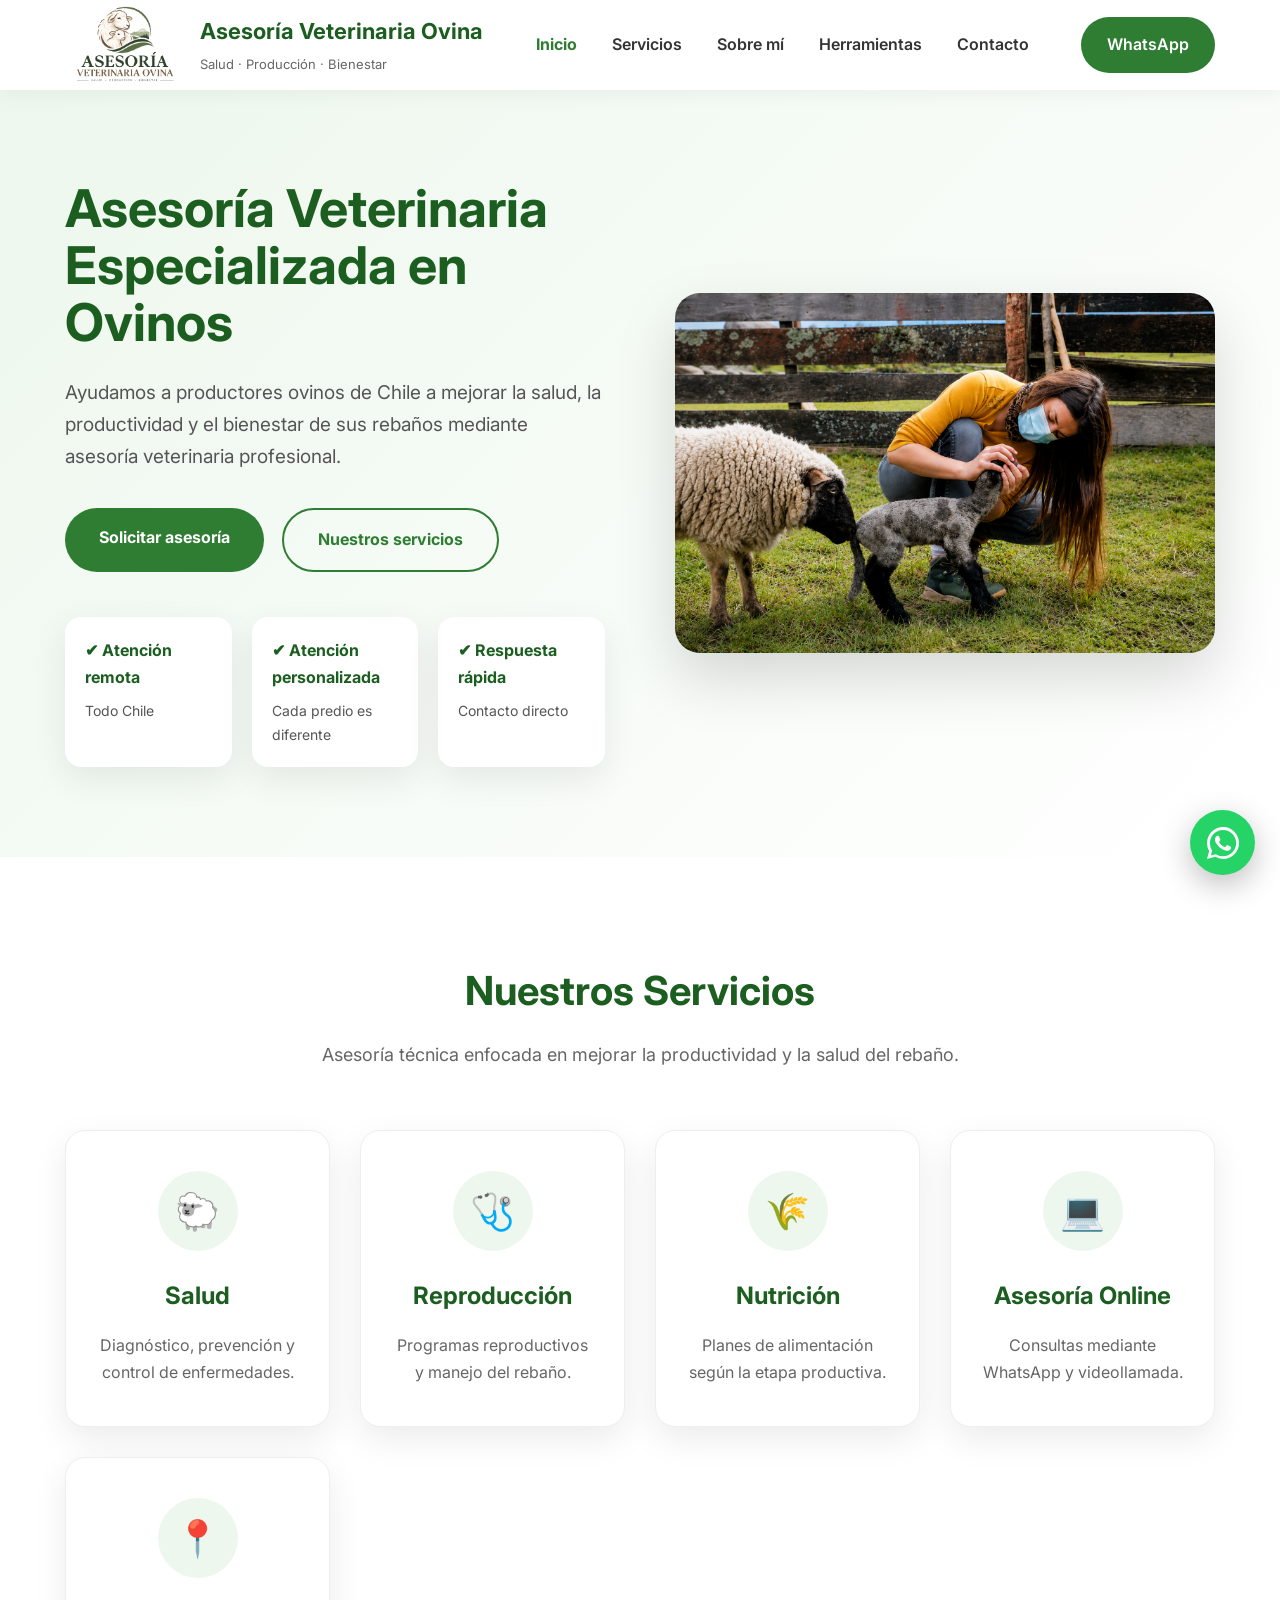
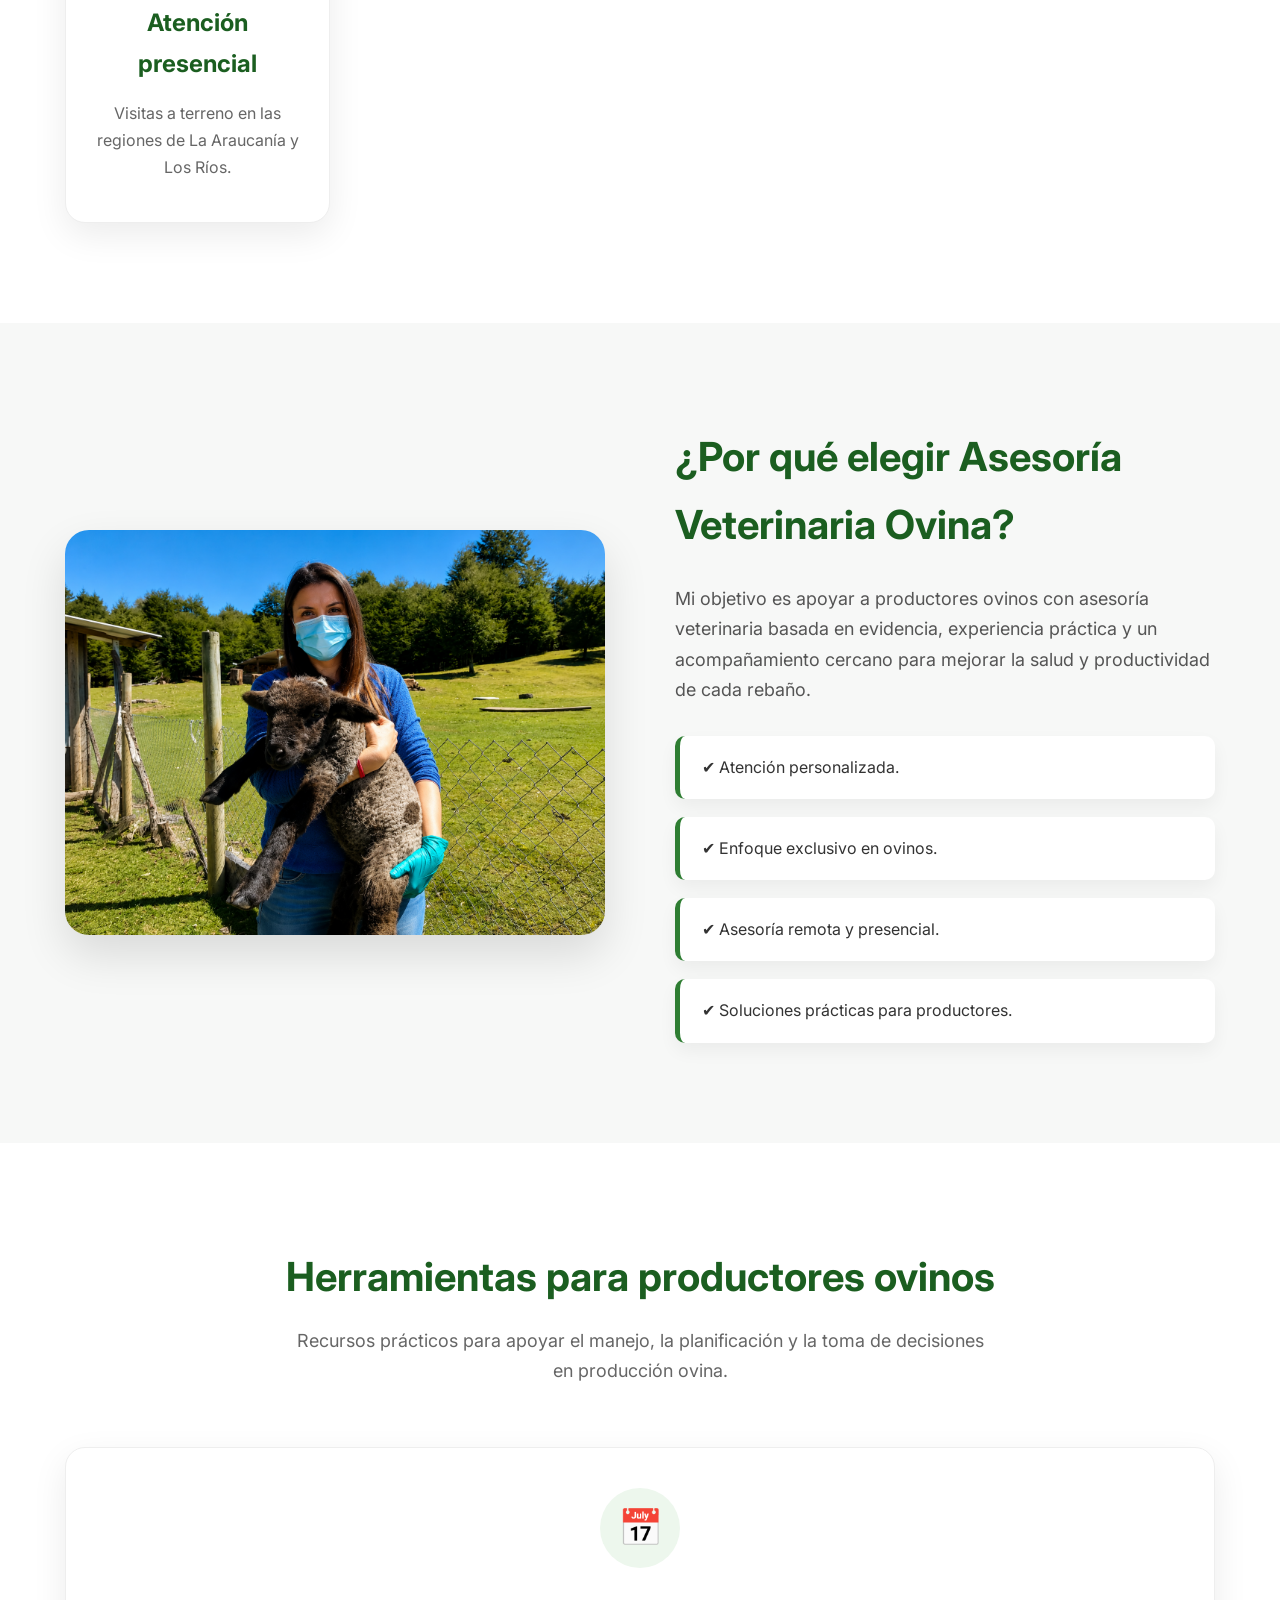
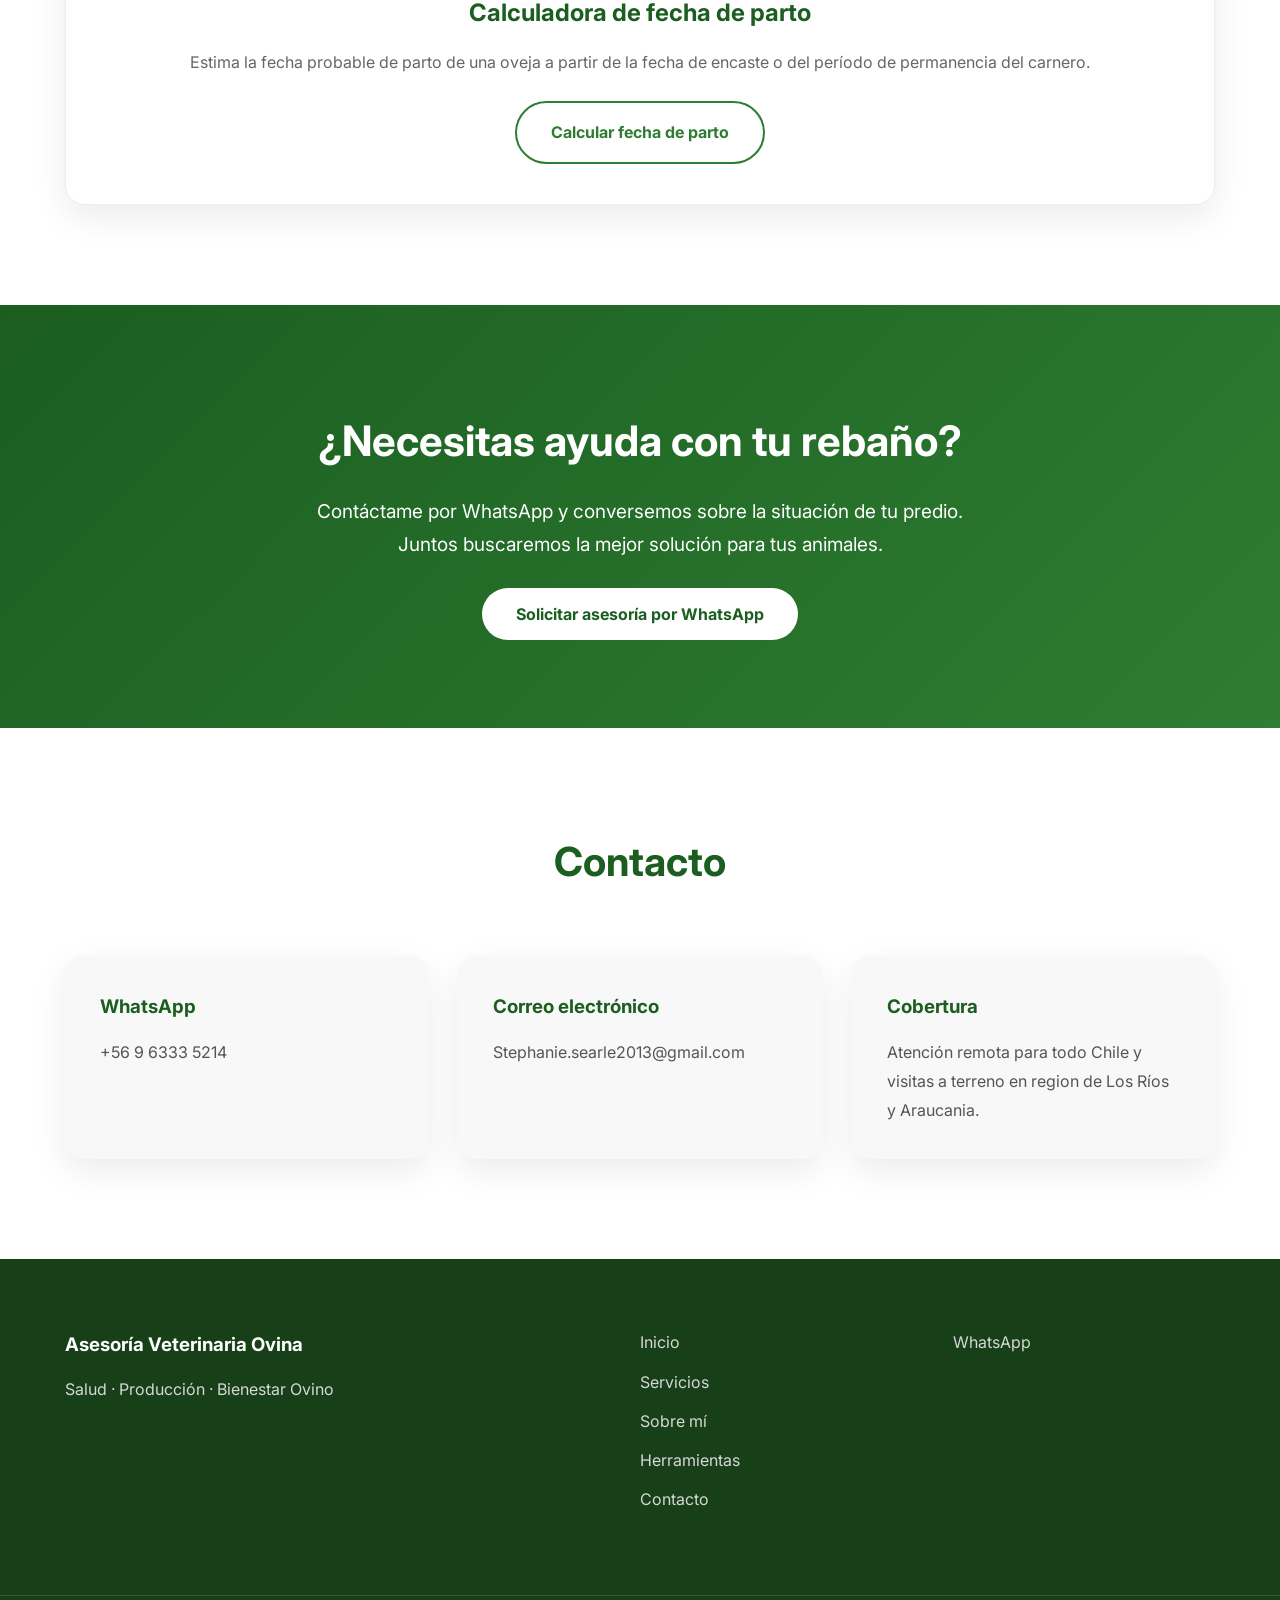
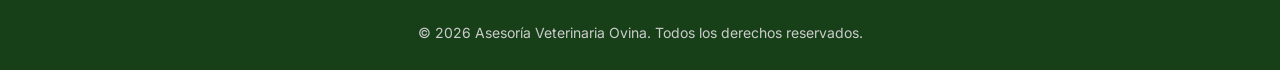
<file: index.html>
<!DOCTYPE html>
<html lang="es">

<head>

    <meta charset="UTF-8">
    <meta name="viewport" content="width=device-width, initial-scale=1.0">

    <title>Asesoría Veterinaria Ovina | Veterinario de Ovejas en Chile</title>

    <meta name="description"
        content="Asesoría veterinaria para ovejas y ovinos en Chile. Consultas remotas en todo el país y visitas a terreno en La Araucanía y Los Ríos. Sanidad, reproducción y producción ovina.">

    <link rel="canonical" href="https://asesoriaovina.cl/">
    
    <meta name="keywords"
        content="veterinario ovinos, asesoría ovina, ovejas, corderos, reproducción ovina, enfermedades ovinas, nutrición ovina">

    <meta name="author" content="Asesoría Veterinaria Ovina">

    <meta property="og:title" content="Asesoría Veterinaria Ovina | Veterinario de Ovejas en Chile">

    <meta property="og:description"
        content="Asesoría veterinaria para ovejas y ovinos. Consultas remotas en todo Chile y visitas a terreno en La Araucanía y Los Ríos.">

    <meta property="og:type" content="website">

    <meta property="og:url" content="https://asesoriaovina.cl">

    <meta property="og:image" content="img/hero.webp">

    <meta name="theme-color" content="#2E7D32">

    <link rel="icon" href="favicon/favicon.ico">

    <link rel="preconnect" href="https://fonts.googleapis.com">

    <link rel="preconnect" href="https://fonts.gstatic.com" crossorigin>

    <link href="https://fonts.googleapis.com/css2?family=Inter:wght@300;400;500;600;700&display=swap"
        rel="stylesheet">

    <link rel="stylesheet" href="css/style.css">

</head>

<body>

<header>

<div class="container">

<nav class="navbar">

<a href="#" class="logo">

<img src="img/logo.png" alt="Asesoría Veterinaria Ovina">

<div>

<h2>Asesoría Veterinaria Ovina</h2>

<span>Salud · Producción · Bienestar</span>

</div>

</a>

<ul class="menu">

<li><a href="#inicio">Inicio</a></li>

<li><a href="#servicios">Servicios</a></li>

<li><a href="#nosotros">Sobre mí</a></li>

<li><a href="#herramientas">Herramientas</a></li>

<li><a href="#contacto">Contacto</a></li>

</ul>

<a class="btn-menu"
href="https://wa.me/56963335214"
target="_blank">

WhatsApp

</a>

</nav>

</div>

</header>

<main>

<section id="inicio" class="hero">

<div class="container hero-grid">

<div class="hero-text">

<h1>

Asesoría Veterinaria Especializada en Ovinos

</h1>

<p>

Ayudamos a productores ovinos de Chile a mejorar la salud,
la productividad y el bienestar de sus rebaños mediante
asesoría veterinaria profesional.

</p>

<div class="hero-buttons">

<a href="https://wa.me/TUNUMERO"
class="btn-primary"
target="_blank">

Solicitar asesoría

</a>

<a href="#servicios"
class="btn-secondary">

Nuestros servicios

</a>

</div>

<div class="hero-data">

<div>

<strong>✔ Atención remota</strong>

<p>Todo Chile</p>

</div>

<div>

<strong>✔ Atención personalizada</strong>

<p>Cada predio es diferente</p>

</div>

<div>

<strong>✔ Respuesta rápida</strong>

<p>Contacto directo</p>

</div>

</div>

</div>

<div class="hero-image">

<img src="img/hero.png"
     alt="Veterinaria realizando evaluación de un cordero">

</div>

</div>

</section>

<section id="servicios" class="services">

<div class="container">

<h2>Nuestros Servicios</h2>

<p class="subtitle">

Asesoría técnica enfocada en mejorar la productividad y la
salud del rebaño.

</p>

<div class="cards">

<div class="card">

<div class="icon">🐑</div>

<h3>Salud</h3>

<p>

Diagnóstico, prevención y control de enfermedades.

</p>

</div>

<div class="card">

<div class="icon">🩺</div>

<h3>Reproducción</h3>

<p>

Programas reproductivos y manejo del rebaño.

</p>

</div>

<div class="card">

<div class="icon">🌾</div>

<h3>Nutrición</h3>

<p>

Planes de alimentación según la etapa productiva.

</p>

</div>

<div class="card">

<div class="icon">💻</div>

<h3>Asesoría Online</h3>

<p>

Consultas mediante WhatsApp y videollamada.

</p>

</div>

    <div class="card">

    <div class="icon">📍</div>

    <h3>Atención presencial</h3>

    <p>

        Visitas a terreno en las regiones de La Araucanía y Los Ríos.

    </p>

</div>    

</div>

</div>

</section>
<section id="nosotros" class="about">

    <div class="container about-grid">

        <div class="about-image">

            <img src="img/sobre-mi.png"
                 alt="Veterinaria especialista en producción ovina">
            
        </div>

        <div class="about-text">

            <h2>¿Por qué elegir Asesoría Veterinaria Ovina?</h2>

            <p>

                Mi objetivo es apoyar a productores ovinos con asesoría
                veterinaria basada en evidencia, experiencia práctica y un
                acompañamiento cercano para mejorar la salud y productividad
                de cada rebaño.

            </p>

            <ul>

                <li>✔ Atención personalizada.</li>

                <li>✔ Enfoque exclusivo en ovinos.</li>

                <li>✔ Asesoría remota y presencial.</li>

                <li>✔ Soluciones prácticas para productores.</li>

            </ul>

        </div>

    </div>

</section>


    <section id="herramientas" class="services">

    <div class="container">

        <h2>Herramientas para productores ovinos</h2>

        <p class="subtitle">
            Recursos prácticos para apoyar el manejo, la planificación
            y la toma de decisiones en producción ovina.
        </p>

        <div class="cards">

            <div class="card">

                <div class="icon">📅</div>

                <h3>Calculadora de fecha de parto</h3>

                <p>
                    Estima la fecha probable de parto de una oveja
                    a partir de la fecha de encaste o del período
                    de permanencia del carnero.
                </p>

                <a href="herramientas/calculadora-parto-oveja.html"
   class="btn-secondary"
   style="display:inline-block; margin-top:25px;">
    Calcular fecha de parto
</a>

            </div>

        </div>

    </div>

</section>
    
<section class="cta">

    <div class="container">

        <h2>¿Necesitas ayuda con tu rebaño?</h2>

        <p>

            Contáctame por WhatsApp y conversemos sobre la situación de tu
            predio. Juntos buscaremos la mejor solución para tus animales.

        </p>

        <a href="https://wa.me/56963335214"
           class="btn-primary"
           target="_blank">

            Solicitar asesoría por WhatsApp

        </a>

    </div>

</section>

<section id="contacto" class="contact">

    <div class="container">

        <h2>Contacto</h2>   

        <div class="contact-grid">

            <div>

                <h3>WhatsApp</h3>

                <p>

                    +56 9 6333 5214

                </p>

            </div>

            <div>

                <h3>Correo electrónico</h3>

                <p>

                    Stephanie.searle2013@gmail.com

                </p>

            </div>

            <div>

                <h3>Cobertura</h3>

                <p>

                    Atención remota para todo Chile y visitas a terreno
                    en region de Los Ríos y Araucania.

                </p>

            </div>

        </div>

    </div>

</section>

</main>

<footer>

    <div class="container footer">

        <div>

            <h3>Asesoría Veterinaria Ovina</h3>

            <p>

                Salud · Producción · Bienestar Ovino

            </p>

        </div>

        <div>

            <a href="#inicio">Inicio</a>

            <a href="#servicios">Servicios</a>

            <a href="#nosotros">Sobre mí</a>

            <a href="#herramientas">Herramientas</a>

            <a href="#contacto">Contacto</a>

        </div>

        <div>

            <a href="https://wa.me/56963335214"
               target="_blank">

                WhatsApp

            </a>

        </div>

    </div>

    <div class="copyright">

        <p>

            © 2026 Asesoría Veterinaria Ovina.
            Todos los derechos reservados.

        </p>

    </div>

</footer>

<script src="js/main.js"></script>
    <a href="https://wa.me/56963335214"
   class="whatsapp"
   target="_blank"
   aria-label="WhatsApp">

    <svg xmlns="http://www.w3.org/2000/svg" width="32" height="32" fill="white" viewBox="0 0 24 24">
        <path fill="white" d="M20.52 3.48A11.79 11.79 0 0 0 12.04 0C5.42 0 .04 5.38.04 12c0 2.12.55 4.19 1.6 6.02L0 24l6.12-1.62A11.93 11.93 0 0 0 12.04 24C18.66 24 24 18.62 24 12c0-3.2-1.25-6.21-3.48-8.52zM12.04 22a9.87 9.87 0 0 1-5.03-1.38l-.36-.21-3.74.98 1-3.65-.24-.37A9.83 9.83 0 0 1 2.17 12c0-5.43 4.43-9.83 9.87-9.83S21.87 6.57 21.87 12s-4.42 10-9.83 10zm5.41-7.38c-.3-.15-1.76-.87-2.03-.97-.27-.1-.47-.15-.67.15-.2.3-.77.97-.94 1.16-.17.2-.35.22-.64.08-.3-.15-1.26-.46-2.39-1.48-.88-.79-1.48-1.76-1.65-2.06-.17-.3-.02-.46.13-.61.13-.13.3-.35.45-.52.15-.17.2-.3.3-.5.1-.2.05-.37-.03-.52-.07-.15-.67-1.61-.92-2.21-.24-.58-.49-.5-.67-.51h-.57c-.2 0-.52.07-.79.37-.27.3-1.04 1.02-1.04 2.48s1.06 2.88 1.21 3.08c.15.2 2.1 3.2 5.08 4.49.71.31 1.26.49 1.69.63.71.23 1.36.2 1.87.12.57-.09 1.76-.72 2.01-1.41.25-.69.25-1.29.17-1.41-.07-.12-.27-.2-.57-.35z"/>
    </svg>

</a>

</body>

</html>
</file>
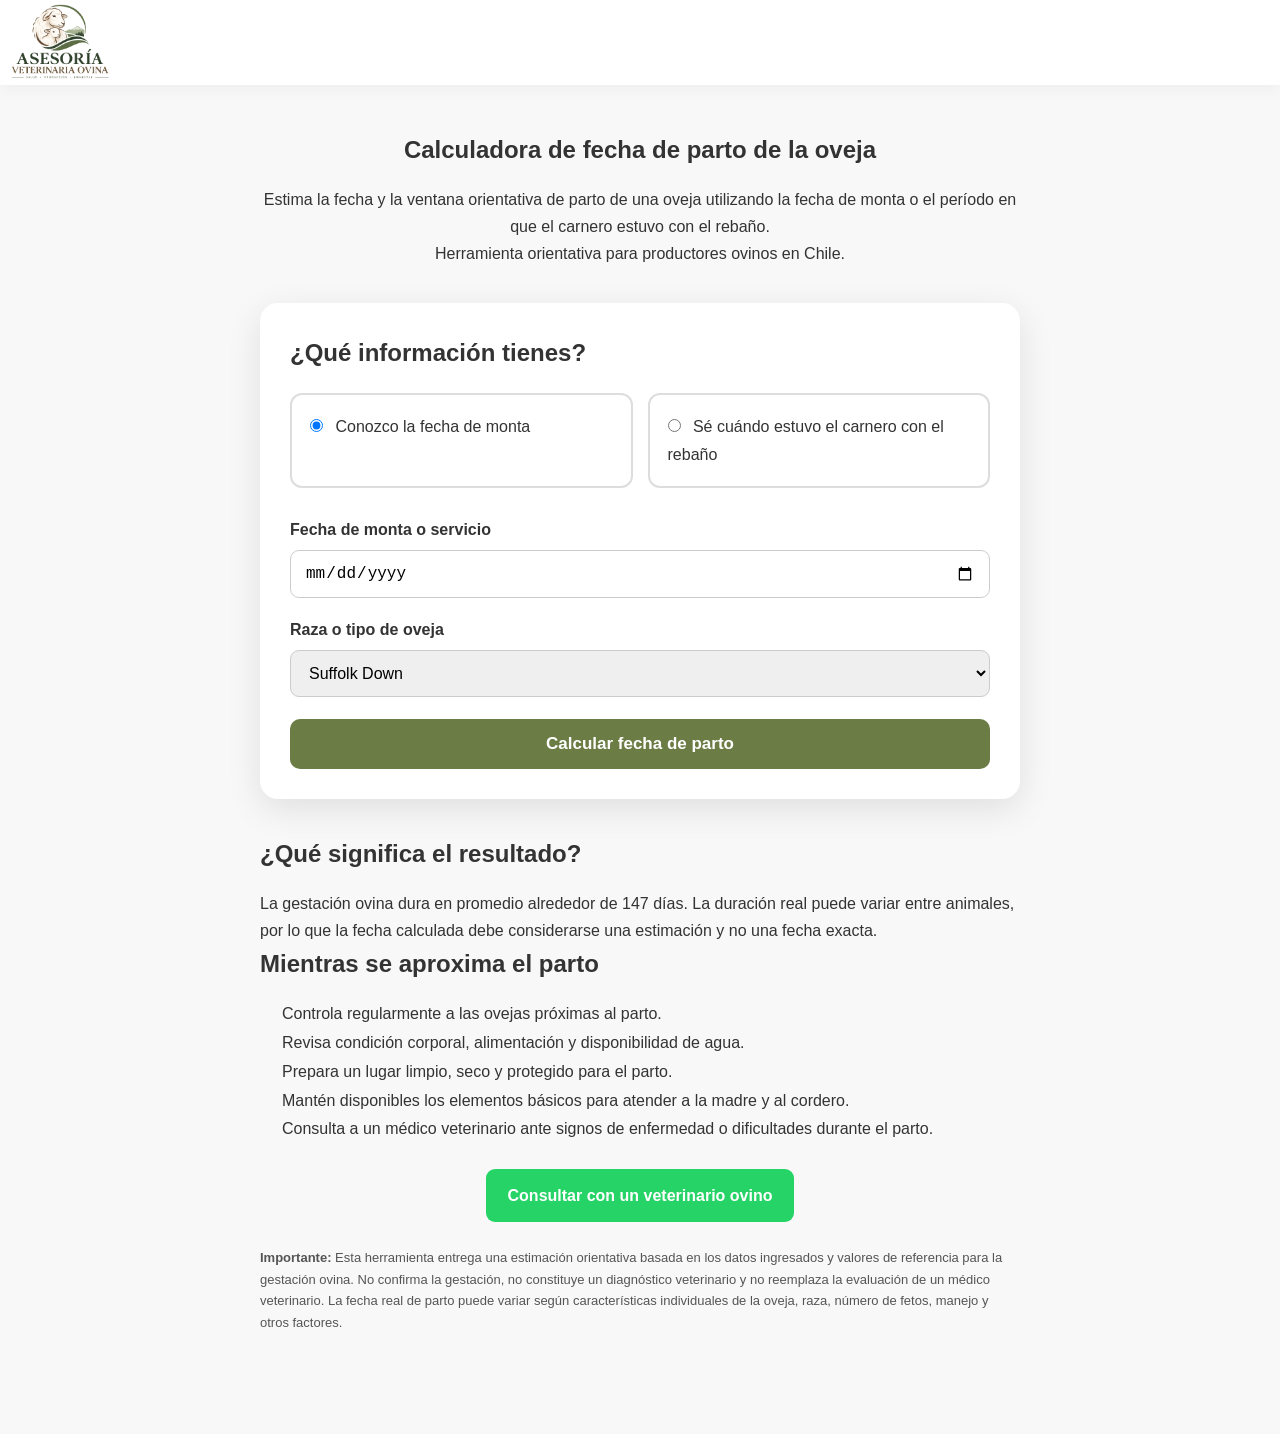
<file: calculadora-parto-oveja.html>
<!DOCTYPE html>
<html lang="es">
<head>
<meta charset="UTF-8">
<meta name="viewport" content="width=device-width, initial-scale=1.0">

<title>Calculadora de Fecha de Parto de la Oveja | Asesoría Veterinaria Ovina</title>

<meta name="description" content="Calculadora de fecha de parto de la oveja para productores ovinos en Chile. Estima la fecha y ventana orientativa de parto según la fecha de monta o el período de permanencia del carnero.">

<link rel="canonical" href="https://asesoriaovina.cl/herramientas/calculadora-parto-oveja.html">
<link rel="stylesheet" href="../css/style.css">

<style>
.calculator-page{
    max-width:1000px;
    margin:0 auto;
    padding:45px 20px 70px;
}
.tool-header{
    text-align:center;
    max-width:760px;
    margin:0 auto 35px;
}
.tool-header h1{
    margin-bottom:15px;
}
.tool-header p{
    line-height:1.7;
}
.tool-card{
    background:#fff;
    border-radius:18px;
    padding:30px;
    box-shadow:0 10px 35px rgba(0,0,0,.10);
    max-width:760px;
    margin:0 auto 35px;
}
.tool-choice{
    display:grid;
    grid-template-columns:1fr 1fr;
    gap:15px;
    margin:20px 0 28px;
}
.choice{
    border:2px solid #ddd;
    border-radius:12px;
    padding:18px;
    cursor:pointer;
    transition:.2s;
}
.choice:hover{
    border-color:#6b7d45;
}
.choice input{
    margin-right:8px;
}
.tool-fields{
    display:grid;
    gap:18px;
}
.tool-fields label{
    font-weight:700;
    display:block;
    margin-bottom:7px;
}
.tool-fields input,
.tool-fields select{
    width:100%;
    box-sizing:border-box;
    padding:13px 14px;
    border:1px solid #ccc;
    border-radius:9px;
    font-size:16px;
}
.tool-button{
    margin-top:22px;
    width:100%;
    border:0;
    border-radius:10px;
    padding:15px 20px;
    font-size:17px;
    font-weight:700;
    cursor:pointer;
    background:#6b7d45;
    color:#fff;
}
.tool-button:hover{
    opacity:.92;
}
.result{
    display:none;
    margin-top:28px;
    padding:24px;
    border-radius:14px;
    background:#f4f7ef;
    border-left:5px solid #6b7d45;
}
.result h2{
    margin-top:0;
}
.result-main{
    font-size:25px;
    font-weight:800;
    margin:10px 0;
}
.result-window{
    font-size:18px;
    margin-bottom:18px;
}
.result-note{
    font-size:14px;
    line-height:1.6;
}
.timeline{
    margin:30px auto;
    max-width:760px;
}
.timeline h2{
    margin-bottom:15px;
}
.timeline ul{
    padding-left:22px;
    line-height:1.8;
}
.disclaimer{
    font-size:13px;
    line-height:1.65;
    color:#555;
    margin-top:25px;
}
.cta-tool{
    text-align:center;
    margin-top:25px;
}
.cta-tool a{
    display:inline-block;
    background:#25D366;
    color:#fff;
    text-decoration:none;
    padding:13px 22px;
    border-radius:9px;
    font-weight:700;
}
.hidden{
    display:none;
}
@media(max-width:700px){
    .tool-choice{
        grid-template-columns:1fr;
    }
    .tool-card{
        padding:22px;
    }
}
</style>
</head>

<body>

<header>
    <div class="logo">
        <a href="../index.html" aria-label="Asesoría Veterinaria Ovina">
            <img src="../img/logo.png" alt="Asesoría Veterinaria Ovina">
        </a>
    </div>
</header>

<main class="calculator-page">

<section class="tool-header">
    <h1>Calculadora de fecha de parto de la oveja</h1>
    <p>
        Estima la fecha y la ventana orientativa de parto de una oveja
        utilizando la fecha de monta o el período en que el carnero estuvo
        con el rebaño.
    </p>
    <p>
        Herramienta orientativa para productores ovinos en Chile.
    </p>
</section>

<section class="tool-card">

    <h2>¿Qué información tienes?</h2>

    <div class="tool-choice">
        <label class="choice">
            <input type="radio" name="modo" value="exacta" checked>
            Conozco la fecha de monta
        </label>

        <label class="choice">
            <input type="radio" name="modo" value="periodo">
            Sé cuándo estuvo el carnero con el rebaño
        </label>
    </div>

    <div id="modoExacta" class="tool-fields">

        <div>
            <label for="fechaMonta">Fecha de monta o servicio</label>
            <input type="date" id="fechaMonta">
        </div>

        <div>
            <label for="raza">Raza o tipo de oveja</label>
            <select id="raza">
                <option value="suffolk">Suffolk Down</option>
                <option value="texel">Texel</option>
                <option value="otra">Otra raza</option>
                <option value="cruza">Cruza / mestiza</option>
                <option value="no">No lo sé</option>
            </select>
        </div>

    </div>

    <div id="modoPeriodo" class="tool-fields hidden">

        <div>
            <label for="fechaIngreso">Fecha de ingreso del carnero</label>
            <input type="date" id="fechaIngreso">
        </div>

        <div>
            <label for="fechaRetiro">Fecha de retiro del carnero</label>
            <input type="date" id="fechaRetiro">
        </div>

        <div>
            <label for="razaPeriodo">Raza o tipo de oveja</label>
            <select id="razaPeriodo">
                <option value="suffolk">Suffolk Down</option>
                <option value="texel">Texel</option>
                <option value="otra">Otra raza</option>
                <option value="cruza">Cruza / mestiza</option>
                <option value="no">No lo sé</option>
            </select>
        </div>

    </div>

    <button class="tool-button" id="calcular">Calcular fecha de parto</button>

    <div class="result" id="resultado" aria-live="polite"></div>

</section>

<section class="timeline">
    <h2>¿Qué significa el resultado?</h2>

    <p>
        La gestación ovina dura en promedio alrededor de 147 días. La duración
        real puede variar entre animales, por lo que la fecha calculada debe
        considerarse una estimación y no una fecha exacta.
    </p>

    <h2>Mientras se aproxima el parto</h2>

    <ul>
        <li>Controla regularmente a las ovejas próximas al parto.</li>
        <li>Revisa condición corporal, alimentación y disponibilidad de agua.</li>
        <li>Prepara un lugar limpio, seco y protegido para el parto.</li>
        <li>Mantén disponibles los elementos básicos para atender a la madre y al cordero.</li>
        <li>Consulta a un médico veterinario ante signos de enfermedad o dificultades durante el parto.</li>
    </ul>

    <div class="cta-tool">
        <a href="https://wa.me/56963335214?text=Hola,%20us%C3%A9%20la%20calculadora%20de%20parto%20de%20Asesor%C3%ADa%20Veterinaria%20Ovina%20y%20necesito%20orientaci%C3%B3n." target="_blank" rel="noopener">
            Consultar con un veterinario ovino
        </a>
    </div>

    <p class="disclaimer">
        <strong>Importante:</strong> Esta herramienta entrega una estimación
        orientativa basada en los datos ingresados y valores de referencia
        para la gestación ovina. No confirma la gestación, no constituye un
        diagnóstico veterinario y no reemplaza la evaluación de un médico
        veterinario. La fecha real de parto puede variar según características
        individuales de la oveja, raza, número de fetos, manejo y otros factores.
    </p>
</section>

</main>

<script>
const modoExacta = document.getElementById("modoExacta");
const modoPeriodo = document.getElementById("modoPeriodo");
const radios = document.querySelectorAll('input[name="modo"]');
const resultado = document.getElementById("resultado");

radios.forEach(radio => {
    radio.addEventListener("change", () => {
        const modo = document.querySelector('input[name="modo"]:checked').value;

        if (modo === "exacta") {
            modoExacta.classList.remove("hidden");
            modoPeriodo.classList.add("hidden");
        } else {
            modoExacta.classList.add("hidden");
            modoPeriodo.classList.remove("hidden");
        }

        resultado.style.display = "none";
    });
});

function sumarDias(fechaTexto, dias) {
    const fecha = new Date(fechaTexto + "T12:00:00");
    fecha.setDate(fecha.getDate() + dias);
    return fecha;
}

function formatoFecha(fecha) {
    return fecha.toLocaleDateString("es-CL", {
        day: "numeric",
        month: "long",
        year: "numeric"
    });
}

document.getElementById("calcular").addEventListener("click", () => {

    const modo = document.querySelector('input[name="modo"]:checked').value;

    if (modo === "exacta") {

        const fecha = document.getElementById("fechaMonta").value;

        if (!fecha) {
            alert("Ingresa la fecha de monta o servicio.");
            return;
        }

        const estimada = sumarDias(fecha, 147);
        const inicio = sumarDias(fecha, 144);
        const fin = sumarDias(fecha, 151);

        resultado.innerHTML = `
            <h2>📅 Resultado estimado</h2>
            <div class="result-main">${formatoFecha(estimada)}</div>
            <div class="result-window">
                <strong>Ventana orientativa:</strong><br>
                ${formatoFecha(inicio)} al ${formatoFecha(fin)}
            </div>
            <p>
                La fecha central se calcula utilizando una gestación promedio
                de <strong>147 días</strong>.
            </p>
            <p class="result-note">
                La ventana considera una variación aproximada de la duración
                de la gestación. La fecha real puede diferir entre animales.
            </p>
        `;

    } else {

        const ingreso = document.getElementById("fechaIngreso").value;
        const retiro = document.getElementById("fechaRetiro").value;

        if (!ingreso || !retiro) {
            alert("Ingresa la fecha de ingreso y la fecha de retiro del carnero.");
            return;
        }

        const inicio = sumarDias(ingreso, 144);
        const fin = sumarDias(retiro, 151);

        if (new Date(retiro) < new Date(ingreso)) {
            alert("La fecha de retiro no puede ser anterior a la fecha de ingreso.");
            return;
        }

        const mitadPeriodo = new Date(
            (new Date(ingreso + "T12:00:00").getTime() +
             new Date(retiro + "T12:00:00").getTime()) / 2
        );

        const central = new Date(mitadPeriodo);
        central.setDate(central.getDate() + 147);

        resultado.innerHTML = `
            <h2>📅 Período probable de partos</h2>
            <div class="result-main">${formatoFecha(inicio)} al ${formatoFecha(fin)}</div>
            <div class="result-window">
                <strong>Fecha central orientativa:</strong><br>
                ${formatoFecha(central)}
            </div>
            <p>
                Como no se conoce la fecha exacta de la monta, no es posible
                determinar una fecha individual de parto. El período se estima
                considerando el tiempo durante el cual las ovejas tuvieron
                acceso al carnero.
            </p>
            <p class="result-note">
                Esta estimación supone que la oveja fue cubierta durante el
                período indicado. La fecha real puede variar.
            </p>
        `;
    }

    resultado.style.display = "block";
    resultado.scrollIntoView({behavior:"smooth", block:"nearest"});
});
</script>

</body>
</html>
</file>
<file: css/style.css>
/* ==========================================================
   ASESORÍA VETERINARIA OVINA
   style.css
   PARTE 1/3
========================================================== */

/*=========================
RESET
=========================*/

*{
    margin:0;
    padding:0;
    box-sizing:border-box;
}

html{
    scroll-behavior:smooth;
}

body{
    font-family:'Inter',sans-serif;
    background:#f7f8f7;
    color:#333;
    line-height:1.7;
}

img{
    max-width:100%;
    display:block;
}

a{
    text-decoration:none;
    color:inherit;
}

ul{
    list-style:none;
}

/*=========================
VARIABLES
=========================*/

:root{

    --primary:#1B5E20;
    --secondary:#2E7D32;
    --accent:#66BB6A;
    --light:#F7F7F7;
    --dark:#1f1f1f;
    --gray:#666;
    --white:#ffffff;

    --radius:16px;

    --shadow:
    0 12px 35px rgba(0,0,0,.08);

    --transition:.30s ease;

}

/*=========================
CONTAINER
=========================*/

.container{

    width:min(1150px,92%);
    margin:auto;

}

/*=========================
HEADER
=========================*/

header{

    position:sticky;
    top:0;

    background:#ffffff;

    z-index:999;

    box-shadow:0 3px 18px rgba(0,0,0,.05);

}

.navbar{

    display:flex;

    justify-content:space-between;

    align-items:center;

    height:90px;

}

.logo{

    display:flex;

    align-items:center;

    gap:15px;

}

.logo img{
  width:120px;
    height:auto;
    display:block;
}

.logo h2{

    color:var(--primary);

    font-size:22px;

    font-weight:700;

}

.logo span{

    color:var(--gray);

    font-size:13px;

}

.menu{

    display:flex;

    gap:35px;

}

.menu a{

    font-weight:600;

    transition:var(--transition);

}

.menu a:hover{

    color:var(--secondary);

}

.btn-menu{

    background:var(--secondary);

    color:white;

    padding:14px 26px;

    border-radius:40px;

    font-weight:600;

    transition:var(--transition);

}

.btn-menu:hover{

    background:var(--primary);

    transform:translateY(-2px);

}

/*=========================
HERO
=========================*/

.hero{

    padding:90px 0;

    background:linear-gradient(
    135deg,
    #edf7ed,
    #ffffff);

}

.hero-grid{

    display:grid;

    grid-template-columns:1fr 1fr;

    align-items:center;

    gap:70px;

}

.hero-text h1{

    font-size:52px;

    line-height:1.1;

    color:var(--primary);

    margin-bottom:25px;

}

.hero-text p{

    font-size:19px;

    color:#555;

    margin-bottom:35px;

}

.hero-buttons{

    display:flex;

    gap:18px;

    flex-wrap:wrap;

    margin-bottom:45px;

}

.btn-primary{

    background:var(--secondary);

    color:white;

    padding:16px 34px;

    border-radius:40px;

    font-weight:700;

    transition:var(--transition);

}

.btn-primary:hover{

    background:var(--primary);

    transform:translateY(-3px);

}

.btn-secondary{

    border:2px solid var(--secondary);

    color:var(--secondary);

    padding:16px 34px;

    border-radius:40px;

    font-weight:700;

    transition:var(--transition);

}

.btn-secondary:hover{

    background:var(--secondary);

    color:white;

}

.hero-data{

    display:grid;

    grid-template-columns:repeat(3,1fr);

    gap:20px;

}

.hero-data div{

    background:white;

    padding:20px;

    border-radius:var(--radius);

    box-shadow:var(--shadow);

}

.hero-data strong{

    color:var(--primary);

    display:block;

    margin-bottom:8px;

}

.hero-data p{

    margin:0;

    font-size:14px;

}

.hero-image{

    position:relative;

}

.hero-image img{

    border-radius:25px;

    box-shadow:0 25px 60px rgba(0,0,0,.15);

}
/*==========================================================
SERVICIOS
==========================================================*/

.services{

    padding:100px 0;

    background:#ffffff;

}

.services h2{

    text-align:center;

    color:var(--primary);

    font-size:40px;

    margin-bottom:15px;

}

.subtitle{

    text-align:center;

    max-width:700px;

    margin:0 auto 60px;

    color:#666;

    font-size:18px;

}

.cards{

    display:grid;

    grid-template-columns:repeat(auto-fit,minmax(250px,1fr));

    gap:30px;

}

.card{

    background:#fff;

    padding:40px 30px;

    border-radius:20px;

    box-shadow:var(--shadow);

    transition:var(--transition);

    text-align:center;

    border:1px solid #eeeeee;

}

.card:hover{

    transform:translateY(-10px);

    box-shadow:0 25px 45px rgba(0,0,0,.12);

}

.icon{

    width:80px;

    height:80px;

    margin:auto;

    margin-bottom:25px;

    border-radius:50%;

    background:#edf7ed;

    display:flex;

    justify-content:center;

    align-items:center;

    font-size:36px;

}

.card h3{

    color:var(--primary);

    margin-bottom:15px;

    font-size:24px;

}

.card p{

    color:#666;

}

/*==========================================================
SOBRE MI
==========================================================*/

.about{

    padding:100px 0;

    background:#f7f8f7;

}

.about-grid{

    display:grid;

    grid-template-columns:1fr 1fr;

    gap:70px;

    align-items:center;

}

.about-image img{

    border-radius:24px;

    box-shadow:0 20px 45px rgba(0,0,0,.12);

}

.about-text h2{

    color:var(--primary);

    font-size:40px;

    margin-bottom:25px;

}

.about-text p{

    margin-bottom:30px;

    color:#555;

    font-size:18px;

}

.about-text ul{

    display:flex;

    flex-direction:column;

    gap:18px;

}

.about-text li{

    background:white;

    padding:18px 22px;

    border-left:5px solid var(--secondary);

    border-radius:10px;

    box-shadow:0 8px 18px rgba(0,0,0,.05);

}

/*==========================================================
CTA
==========================================================*/

.cta{

    padding:100px 0;

    background:linear-gradient(135deg,var(--primary),var(--secondary));

    color:white;

    text-align:center;

}

.cta h2{

    font-size:42px;

    margin-bottom:20px;

}

.cta p{

    max-width:700px;

    margin:0 auto 40px;

    font-size:19px;

}

.cta .btn-primary{

    background:white;

    color:var(--primary);

}

.cta .btn-primary:hover{

    background:#f2f2f2;

}

/*==========================================================
CONTACTO
==========================================================*/

.contact{

    padding:100px 0;

    background:white;

}

.contact h2{

    text-align:center;

    color:var(--primary);

    font-size:40px;

    margin-bottom:60px;

}

.contact-grid{

    display:grid;

    grid-template-columns:repeat(3,1fr);

    gap:30px;

}

.contact-grid>div{

    background:#f8f8f8;

    padding:35px;

    border-radius:18px;

    box-shadow:var(--shadow);

    transition:var(--transition);

}

.contact-grid>div:hover{

    transform:translateY(-8px);

}

.contact-grid h3{

    color:var(--primary);

    margin-bottom:15px;

}

.contact-grid p{

    color:#555;

    line-height:1.8;

}

/*==========================================================
FOOTER
==========================================================*/

footer{

    background:#173f18;

    color:white;

}

.footer{

    display:grid;

    grid-template-columns:2fr 1fr 1fr;

    gap:50px;

    padding:70px 0;

}

.footer h3{

    margin-bottom:15px;

}

.footer p{

    color:#d7d7d7;

}

.footer a{

    display:block;

    margin-bottom:12px;

    color:#d7d7d7;

    transition:var(--transition);

}

.footer a:hover{

    color:white;

    padding-left:5px;

}

.copyright{

    border-top:1px solid rgba(255,255,255,.12);

    text-align:center;

    padding:25px;

    color:#cccccc;

    font-size:14px;

}
/*==========================================================
RESPONSIVE
==========================================================*/

@media (max-width:992px){

.hero-grid,
.about-grid{

grid-template-columns:1fr;

gap:50px;

}

.hero-text{

text-align:center;

}

.hero-buttons{

justify-content:center;

}

.hero-data{

grid-template-columns:1fr;

}

.contact-grid{

grid-template-columns:1fr;

}

.footer{

grid-template-columns:1fr;

text-align:center;

}

.menu{

gap:20px;

}

.hero-text h1{

font-size:42px;

}

.about-text h2,
.services h2,
.contact h2,
.cta h2{

font-size:34px;

}

}

@media (max-width:768px){

header{

position:relative;

}

.navbar{

flex-direction:column;

height:auto;

padding:20px 0;

gap:20px;

}

.logo{

flex-direction:column;

text-align:center;

}

.menu{

flex-wrap:wrap;

justify-content:center;

gap:18px;

}

.btn-menu{

width:100%;

text-align:center;

}

.hero{

padding:70px 0;

}

.hero-text h1{

font-size:34px;

}

.hero-text p{

font-size:17px;

}

.hero-buttons{

flex-direction:column;

align-items:center;

}

.btn-primary,
.btn-secondary{

width:100%;

max-width:320px;

text-align:center;

}

.cards{

grid-template-columns:1fr;

}

.about{

padding:80px 0;

}

.services{

padding:80px 0;

}

.contact{

padding:80px 0;

}

.cta{

padding:80px 0;

}

.footer{

padding:60px 0;

}

}

@media (max-width:480px){

.container{

width:94%;

}

.hero-text h1{

font-size:30px;

}

.services h2,
.about-text h2,
.contact h2,
.cta h2{

font-size:28px;

}

.subtitle{

font-size:16px;

}

.card{

padding:30px 20px;

}

.contact-grid>div{

padding:25px;

}

}

/*==========================================================
ANIMACIONES
==========================================================*/

.card,
.hero-image img,
.about-image img,
.contact-grid>div{

transition:all .35s ease;

}

.hero-image img:hover,
.about-image img:hover{

transform:scale(1.02);

}

.card:hover .icon{

transform:rotate(10deg) scale(1.08);

transition:.3s;

}

/*==========================================================
SCROLLBAR
==========================================================*/

::-webkit-scrollbar{

width:10px;

}

::-webkit-scrollbar-track{

background:#eeeeee;

}

::-webkit-scrollbar-thumb{

background:var(--secondary);

border-radius:20px;

}

::-webkit-scrollbar-thumb:hover{

background:var(--primary);

}

/*==========================================================
SELECCIÓN DE TEXTO
==========================================================*/

::selection{

background:var(--secondary);

color:white;

}

/*==========================================================
FOCUS ACCESIBILIDAD
==========================================================*/

a:focus,
button:focus{

outline:3px solid rgba(46,125,50,.3);

outline-offset:3px;

}

/*==========================================================
BOTÓN FLOTANTE WHATSAPP
==========================================================*/

.whatsapp{

position:fixed;

bottom:25px;

right:25px;

width:65px;

height:65px;

background:#25D366;

border-radius:50%;

display:flex;

justify-content:center;

align-items:center;

color:#fff;

font-size:30px;

box-shadow:0 10px 30px rgba(0,0,0,.25);

z-index:999;

transition:.3s;

}

.whatsapp:hover{

transform:scale(1.1);

background:#20ba5a;

}

/*==========================================================
IMÁGENES
==========================================================*/

.hero-image img,
.about-image img{

width:100%;

height:auto;

object-fit:cover;

}
/*====================================
CLASES UTILIZADAS POR JAVASCRIPT
====================================*/

header.scrolled{

    box-shadow:0 12px 30px rgba(0,0,0,.10);

}

.hidden{

    opacity:0;

    transform:translateY(45px);

    transition:all .8s ease;

}

.show{

    opacity:1;

    transform:translateY(0);

}

.menu a.active{

    color:var(--secondary);

    font-weight:700;

}

.whatsapp{

    transition:.3s;

}

.pulse{

    animation:pulse 1s;

}

@keyframes pulse{

0%{

transform:scale(1);

}

40%{

transform:scale(1.18);

}

100%{

transform:scale(1);

}

}
</file>
